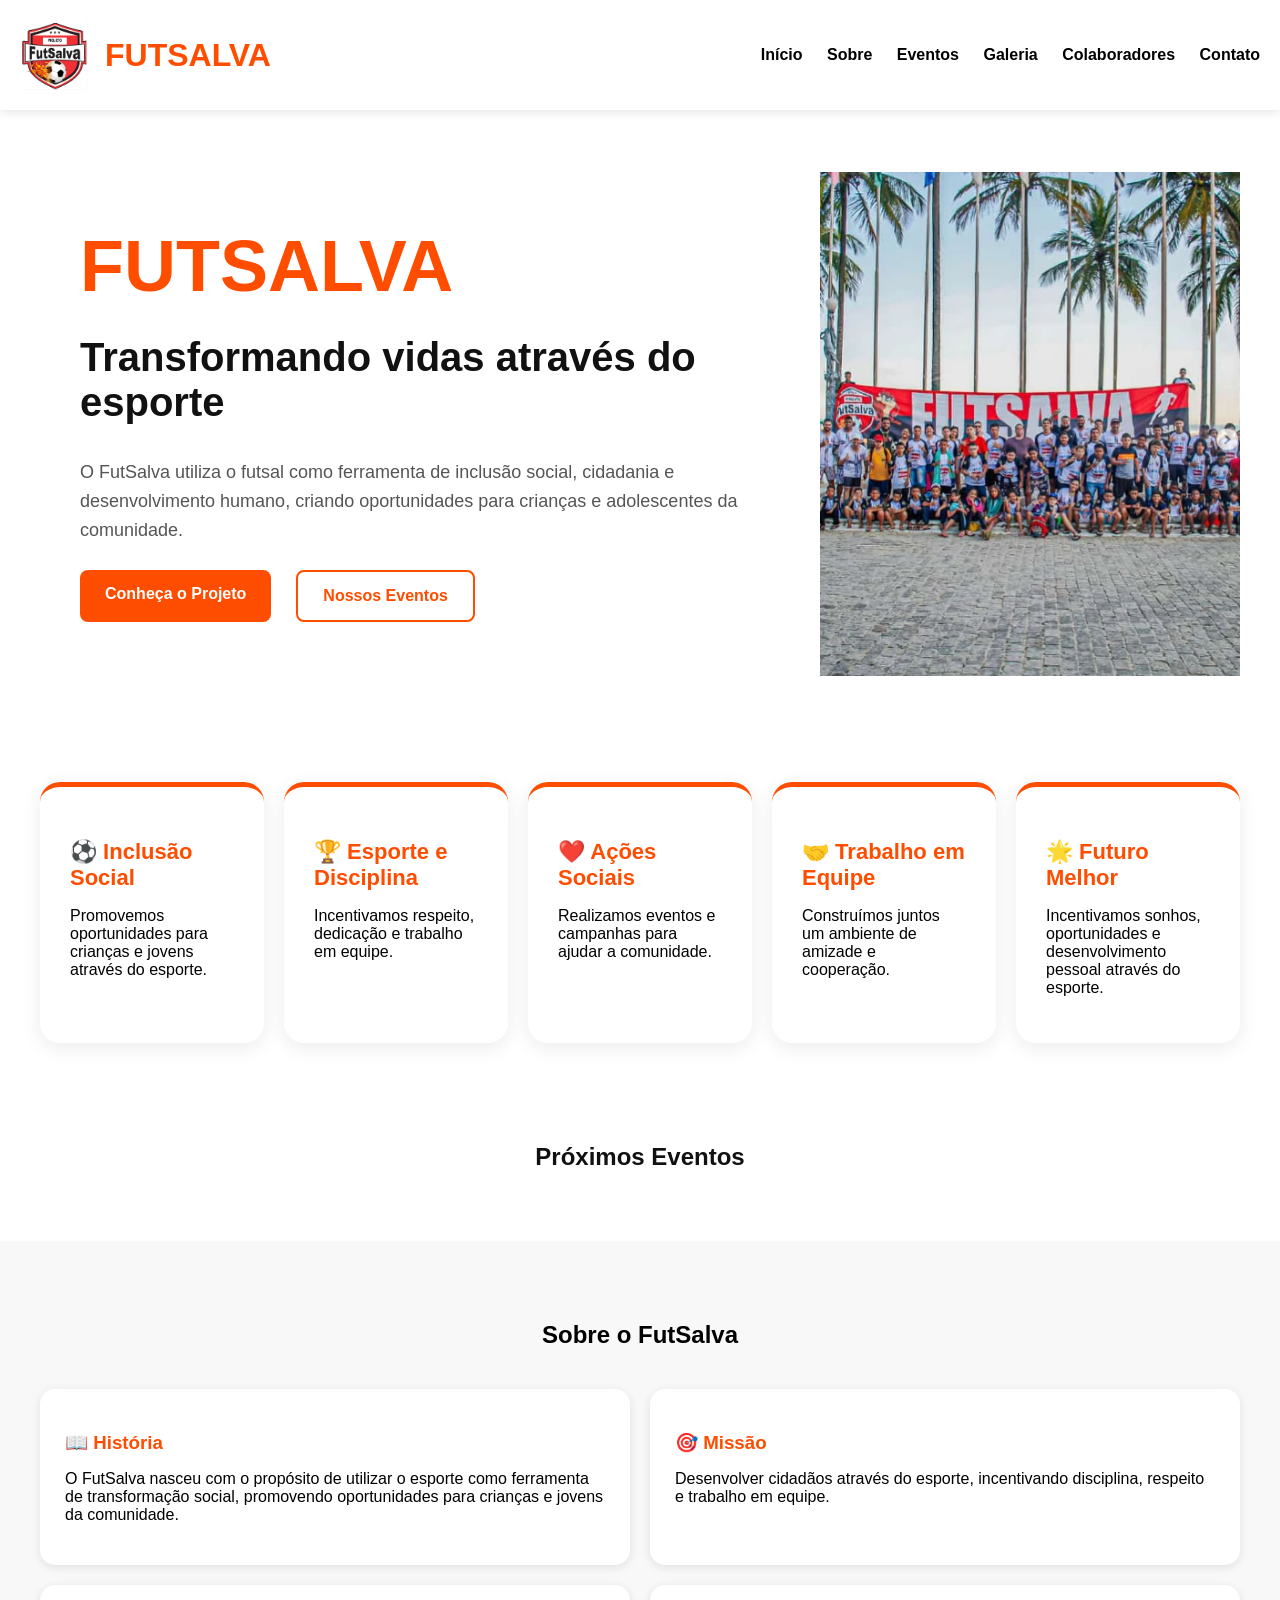
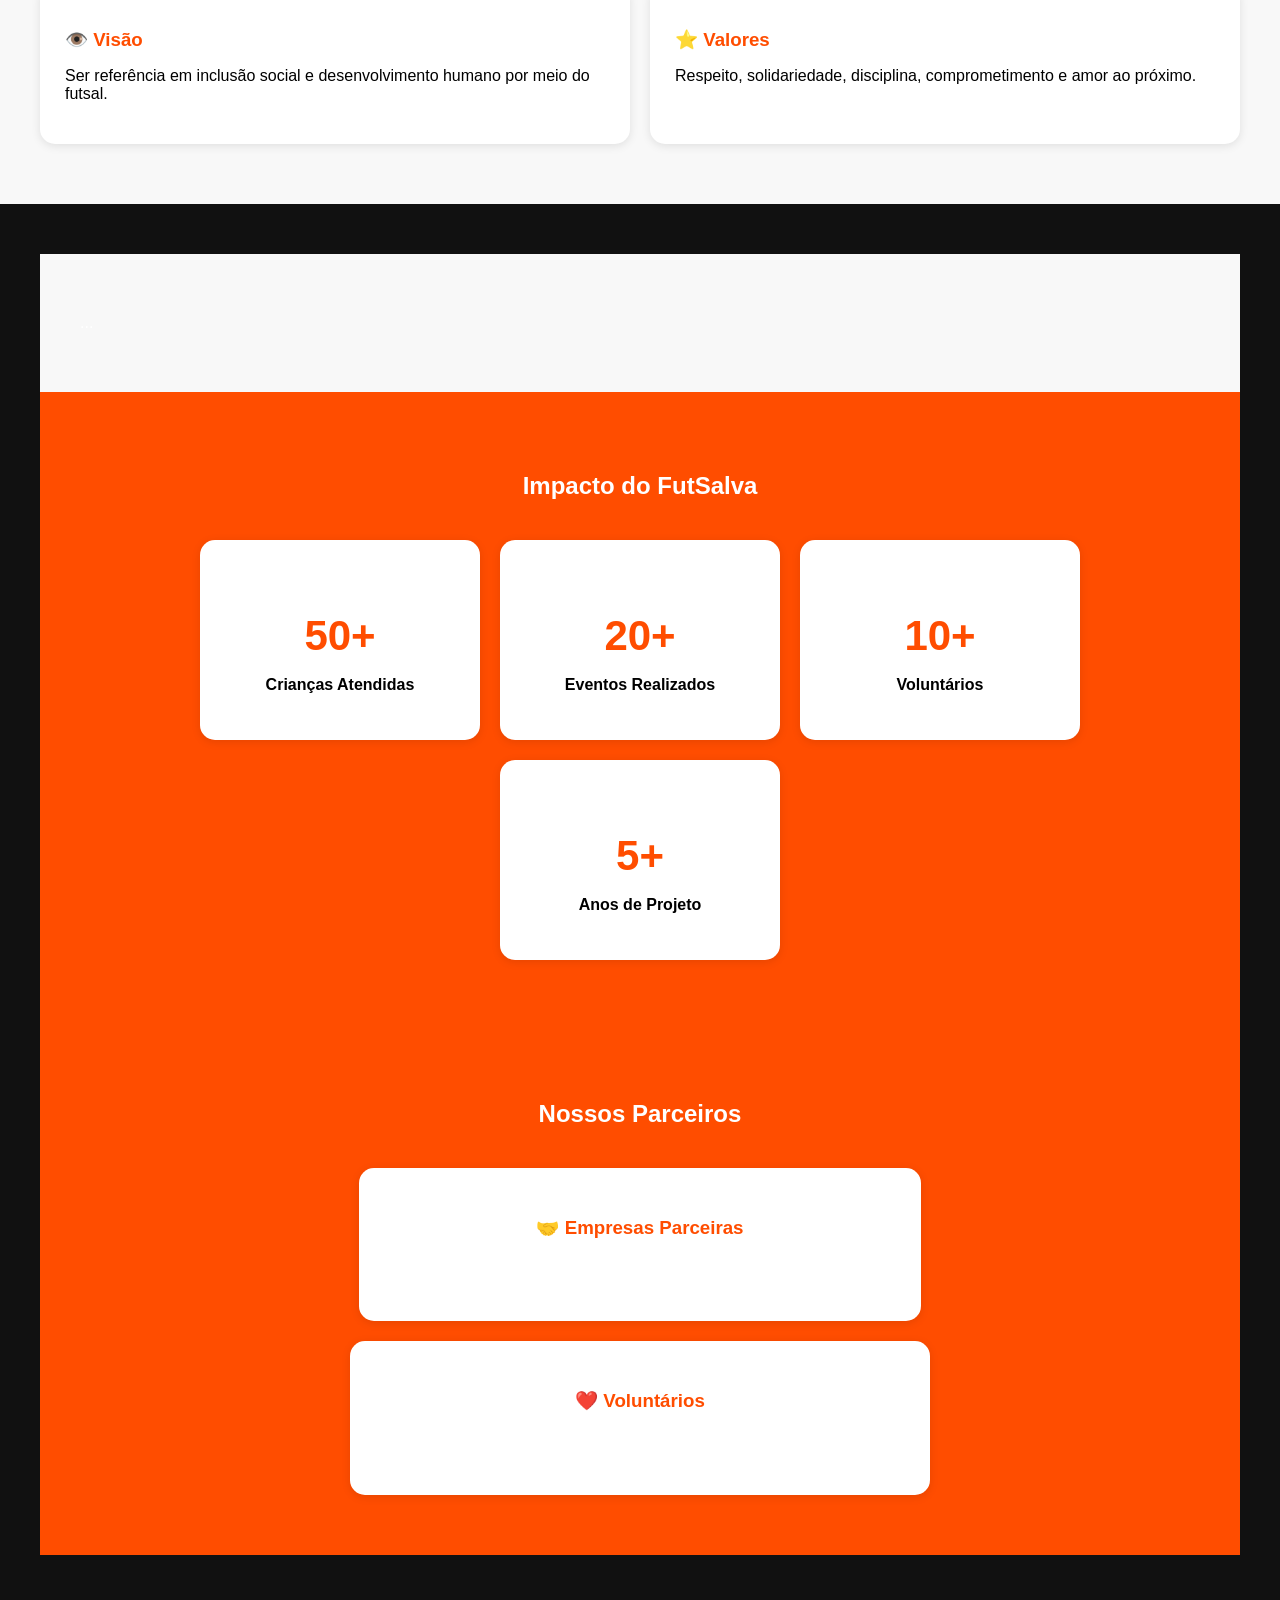
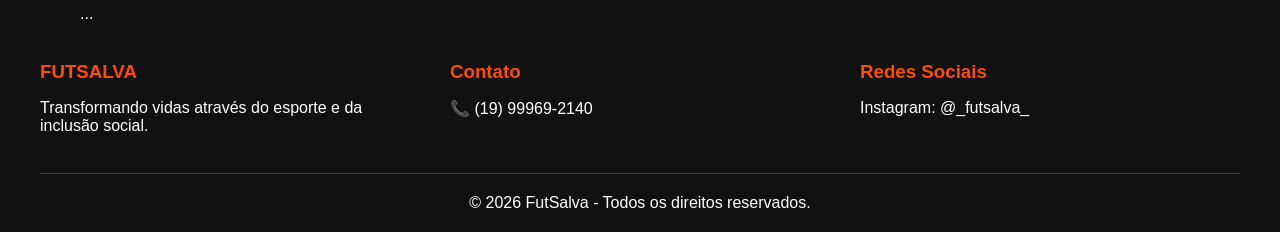
<file: index.html>
<!DOCTYPE html>
<html>
<head>
    <title>FutSalva</title>

    <link rel="stylesheet" href="css/style.css">
</head>

<body>

    <header>

    <div class="logo-area">

        <img src="img/logo.png" alt="Logo FutSalva">

        <h1>FUTSALVA</h1>

    </div>

    <nav>
        <a href="#">Início</a>
        <a href="#sobre">Sobre</a>
        <a href="#eventos">Eventos</a>
        <a href="galeria.html">Galeria</a>
        <a href="colaboradores.html">Colaboradores</a>
        <a href="contato.html">Contato</a>
    </nav>


    </header>
<section class="hero">

   <section class="hero">

    <div class="hero-text">

        <h1 class="hero-title">
            FUT<span>SALVA</span>
        </h1>

        <h2>
            Transformando vidas através do esporte
        </h2>

        <p>
            O FutSalva utiliza o futsal como ferramenta de inclusão social,
            cidadania e desenvolvimento humano, criando oportunidades para
            crianças e adolescentes da comunidade.
        </p>

        <div class="hero-buttons">

            <a href="#sobre" class="btn-principal">
                Conheça o Projeto
            </a>

            <a href="#eventos" class="btn-secundario">
                Nossos Eventos
            </a>

        </div>

    </div>



</section>

    <div class="hero-image">
        <div class="hero-image">
    <img src="img/banner-futsal.jpg.png">
</div>
    </div>

</section>
<section class="cards">

    <div class="card">
        <h3>⚽ Inclusão Social</h3>
        <p>Promovemos oportunidades para crianças e jovens através do esporte.</p>
    </div>

    <div class="card">
        <h3>🏆 Esporte e Disciplina</h3>
        <p>Incentivamos respeito, dedicação e trabalho em equipe.</p>
    </div>

    <div class="card">
        <h3>❤️ Ações Sociais</h3>
        <p>Realizamos eventos e campanhas para ajudar a comunidade.</p>
    </div>

    <div class="card">
        <h3>🤝 Trabalho em Equipe</h3>
        <p>Construímos juntos um ambiente de amizade e cooperação.</p>
    </div>

    <div class="card">
    <h3>🌟 Futuro Melhor</h3>
    <p>
        Incentivamos sonhos, oportunidades e desenvolvimento pessoal através do esporte.
    </p>
</div>
</section>
<section class="eventos" id="eventos">
    <h2>Próximos Eventos</h2>

    <div id="listaEventos" class="eventos-container">

    </div>

</section>
<section class="sobre" id="sobre">

    <h2>Sobre o FutSalva</h2>

    <div class="sobre-container">

        <div class="sobre-item">
            <h3>📖 História</h3>
            <p>
                O FutSalva nasceu com o propósito de utilizar o esporte como ferramenta
                de transformação social, promovendo oportunidades para crianças e jovens
                da comunidade.
            </p>
        </div>

        <div class="sobre-item">
            <h3>🎯 Missão</h3>
            <p>
                Desenvolver cidadãos através do esporte, incentivando disciplina,
                respeito e trabalho em equipe.
            </p>
        </div>

        <div class="sobre-item">
            <h3>👁️ Visão</h3>
            <p>
                Ser referência em inclusão social e desenvolvimento humano por meio
                do futsal.
            </p>
        </div>

        <div class="sobre-item">
            <h3>⭐ Valores</h3>
            <p>
                Respeito, solidariedade, disciplina, comprometimento e amor ao próximo.
            </p>
        </div>

    </div>

</section>
<footer>

    <section class="sobre">

    ...

</section>

<section class="impacto">

    <h2>Impacto do FutSalva</h2>

    <div class="impacto-container">

        <div class="impacto-card">
            <h3>50+</h3>
            <p>Crianças Atendidas</p>
        </div>

        <div class="impacto-card">
            <h3>20+</h3>
            <p>Eventos Realizados</p>
        </div>

        <div class="impacto-card">
            <h3>10+</h3>
            <p>Voluntários</p>
        </div>

        <div class="impacto-card">
            <h3>5+</h3>
            <p>Anos de Projeto</p>
        </div>

    </div>

</section>

<section class="parceiros">

    <h2>Nossos Parceiros</h2>

    <div class="parceiros-container">

        <div class="parceiro">

            <h3>
                <a href="parceiros.html">
                    🤝 Empresas Parceiras
                </a>
            </h3>

            <p>
                Conheça as empresas e organizações que apoiam o Projeto FutSalva.
            </p>

        </div>

        <div class="parceiro">

            <h3>
                <a href="colaboradores.html">
                    ❤️ Voluntários
                </a>
            </h3>

            <p>
                Conheça os colaboradores e voluntários que ajudam a transformar vidas.
            </p>

        </div>

    </div>

</section>


<footer>

    ...

</footer>

    <div class="footer-container">

        <div class="footer-coluna">
            <h3>FUTSALVA</h3>
            <p>
                Transformando vidas através do esporte e da inclusão social.
            </p>
        </div>

        <div class="footer-coluna">
            <h3>Contato</h3>
            <p>📞 (19) 99969-2140</p>
            
        </div>

        <div class="footer-coluna">
            <h3>Redes Sociais</h3>
            <p>Instagram: @_futsalva_ </p>
            
        </div>

    </div>

    <div class="copyright">
        © 2026 FutSalva - Todos os direitos reservados.
    </div>

</footer>

<script src="js/script.js"></script>

</body>
</html>
</file>
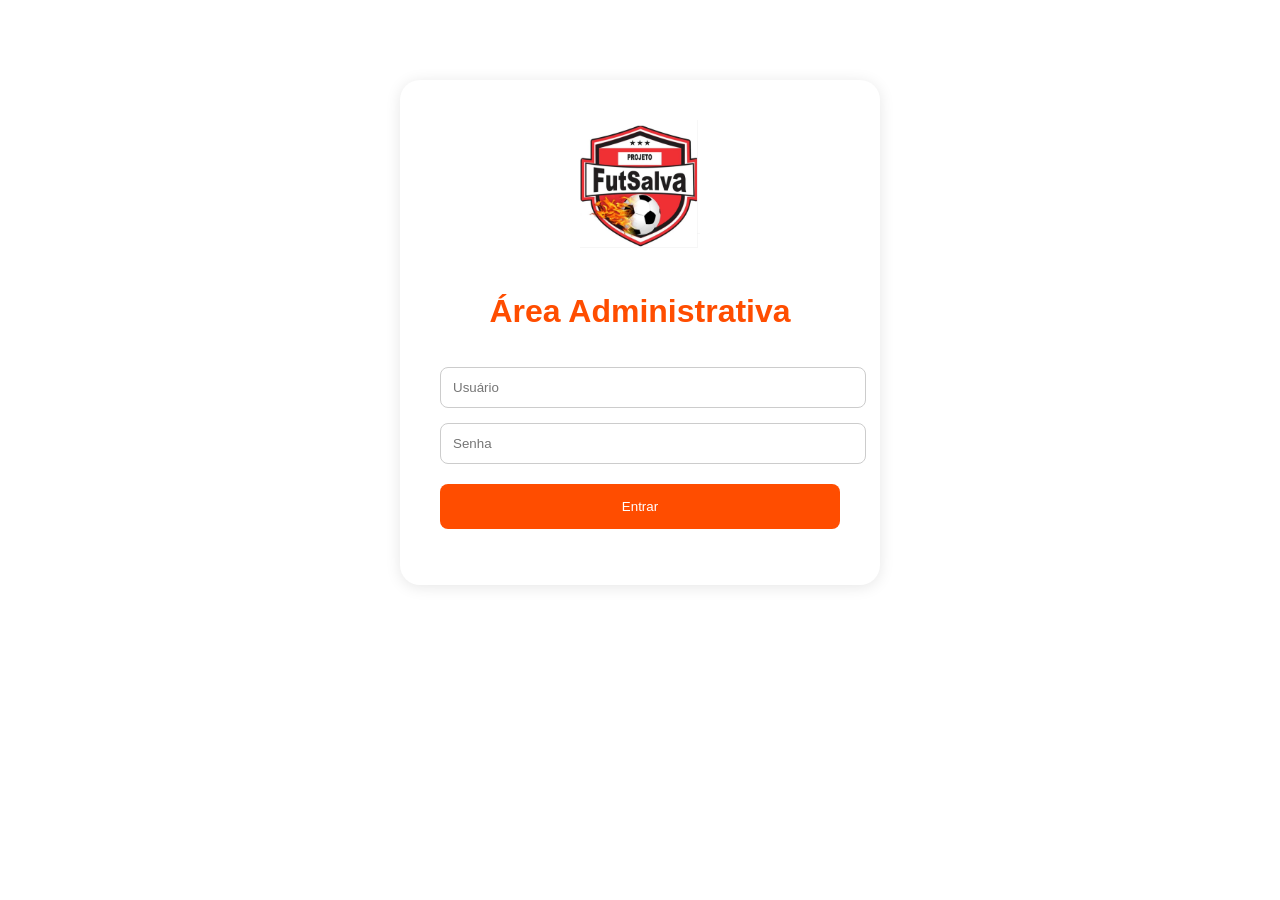
<file: admin.html>
<!DOCTYPE html>
<html lang="pt-BR">

<head>
    <meta charset="UTF-8">
    <meta name="viewport" content="width=device-width, initial-scale=1.0">
    <title>Painel FutSalva</title>

    <link rel="stylesheet" href="css/style.css">
</head>

<body>

    <div class="admin-container">

        <h1>Painel Administrativo</h1>

        <button class="btn-sair" onclick="logout()">
    Sair
</button>

        <div class="dashboard">

    <div class="card-dashboard">

        <h3>Total de Eventos</h3>

        <p id="totalEventos">0</p>

    </div>

    <div class="card-dashboard">

        <h3>Próximo Evento</h3>

        <p id="proximoEvento">Nenhum evento</p>

    </div>

</div>

        <h2>Cadastrar Evento</h2>

        <form id="eventoForm">

            <input type="text" id="titulo" placeholder="Nome do Evento">

            <input type="date" id="data">

            <input type="text" id="local" placeholder="Local">

            <textarea id="descricao" placeholder="Descrição"></textarea>

            <button type="submit">
                Salvar Evento
            </button>

        </form>

        <h2>Eventos Cadastrados</h2>

<table id="tabelaEventos">

    <thead>
        <tr>
            <th>Evento</th>
            <th>Data</th>
            <th>Local</th>
            <th>Ação</th>
        </tr>
    </thead>

    <tbody id="corpoTabela">

    </tbody>

</table>

    </div>

    <script src="js/admin.js"></script>

</body>

<script>

if(localStorage.getItem("logado") !== "true"){

    window.location.href = "login.html";

}

</script>

</html>
</file>
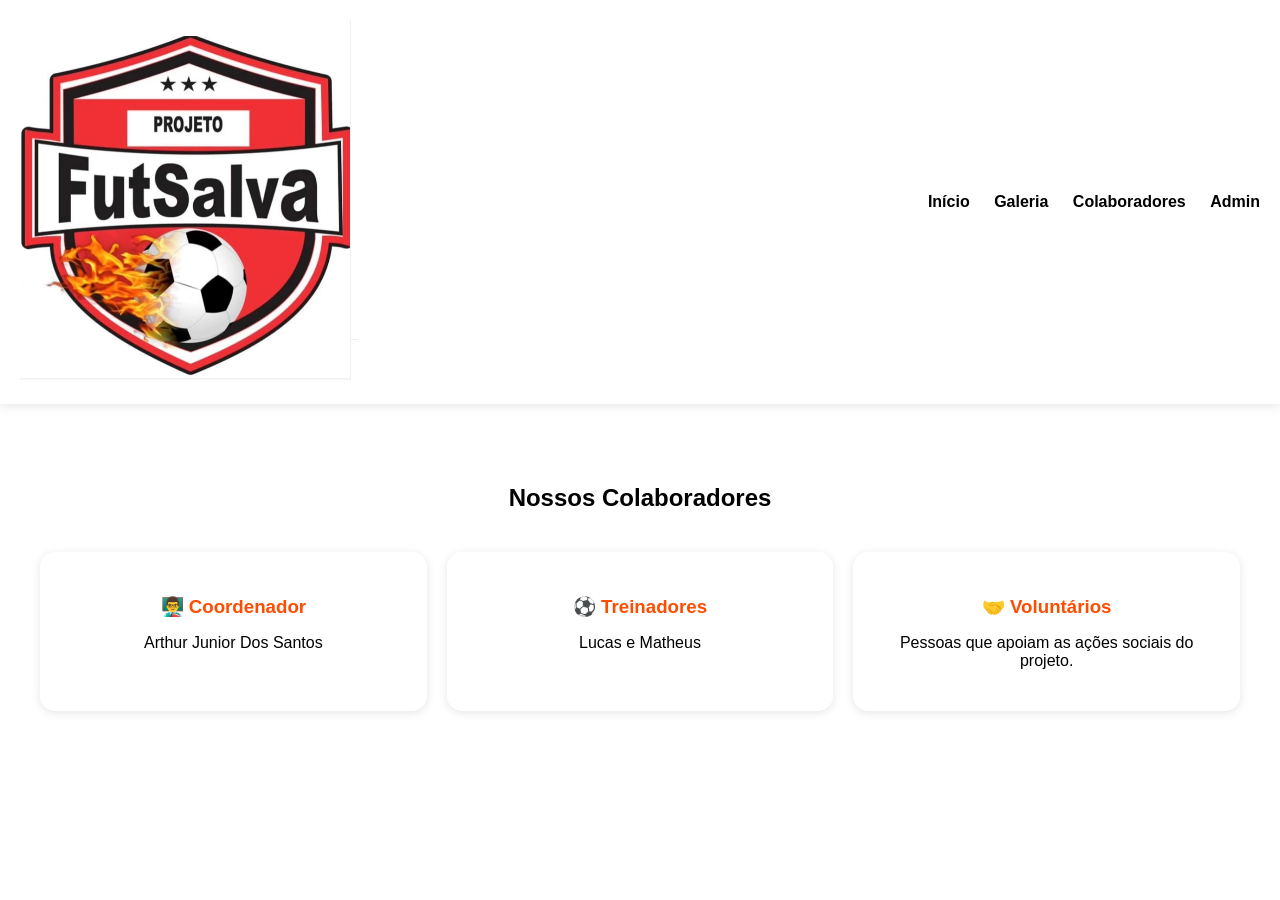
<file: colaboradores.html>
<!DOCTYPE html>
<html lang="pt-BR">

<head>
    <meta charset="UTF-8">
    <meta name="viewport" content="width=device-width, initial-scale=1.0">
    <title>Colaboradores - FutSalva</title>

    <link rel="stylesheet" href="css/style.css">
</head>

<body>

<header>

    <div class="logo">
        <img src="img/logo.png" alt="FutSalva">
    </div>

    <nav>
        <a href="index.html">Início</a>
        <a href="galeria.html">Galeria</a>
        <a href="colaboradores.html">Colaboradores</a>
        <a href="login.html">Admin</a>
    </nav>

</header>

<section class="colaboradores">

    <h2>Nossos Colaboradores</h2>

    <div class="colaboradores-grid">

        <div class="colaborador">
            <h3>👨‍🏫 Coordenador</h3>
            <p>Arthur Junior Dos Santos</p>
        </div>

        <div class="colaborador">
            <h3>⚽ Treinadores</h3>
            <p>Lucas e Matheus
            </p>
        </div>

        <div class="colaborador">
            <h3>🤝 Voluntários</h3>
            <p>Pessoas que apoiam as ações sociais do projeto.</p>
        </div>


    </div>

</section>

</body>

</html>
</file>
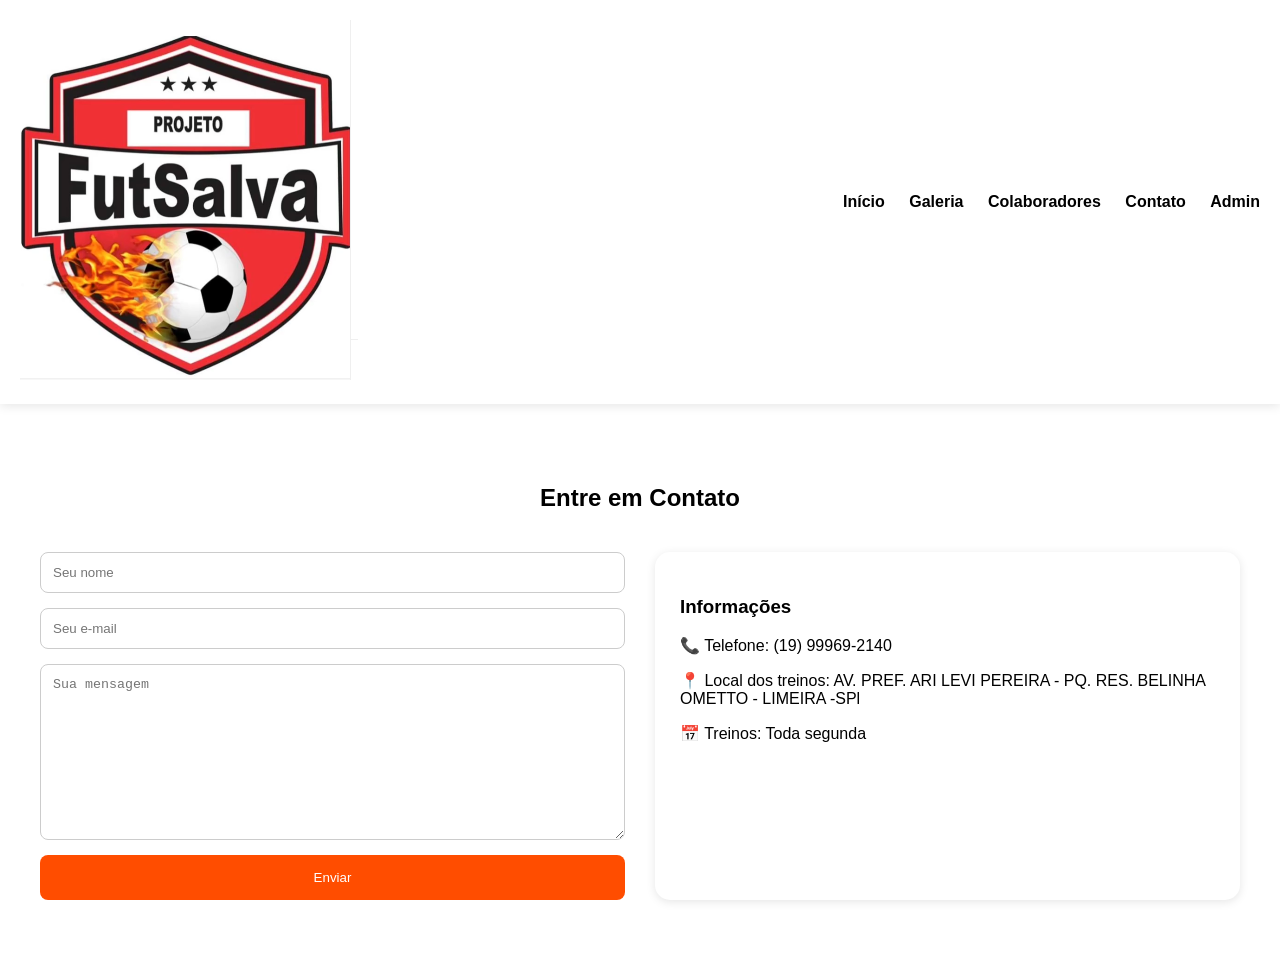
<file: contato.html>
<!DOCTYPE html>
<html lang="pt-BR">

<head>
    <meta charset="UTF-8">
    <meta name="viewport" content="width=device-width, initial-scale=1.0">
    <title>Contato - FutSalva</title>

    <link rel="stylesheet" href="css/style.css">
</head>

<body>

<header>

    <div class="logo">
        <img src="img/logo.png" alt="FutSalva">
    </div>

    <nav>
        <a href="index.html">Início</a>
        <a href="galeria.html">Galeria</a>
        <a href="colaboradores.html">Colaboradores</a>
        <a href="contato.html">Contato</a>
        <a href="login.html">Admin</a>
    </nav>

</header>

<section class="contato">

    <h2>Entre em Contato</h2>

    <div class="contato-container">

        <form>

            <input type="text" placeholder="Seu nome">

            <input type="email" placeholder="Seu e-mail">

            <textarea placeholder="Sua mensagem"></textarea>

            <button type="submit">
                Enviar
            </button>

        </form>

        <div class="info-contato">

            <h3>Informações</h3>

            <p>📞 Telefone: (19) 99969-2140</p>

            <p>📍 Local dos treinos: AV. PREF. ARI LEVI PEREIRA - PQ. RES. BELINHA OMETTO - LIMEIRA -SPl</p>

            <p>📅 Treinos: Toda segunda </p>

        </div>

    </div>

</section>

</body>

</html>
</file>
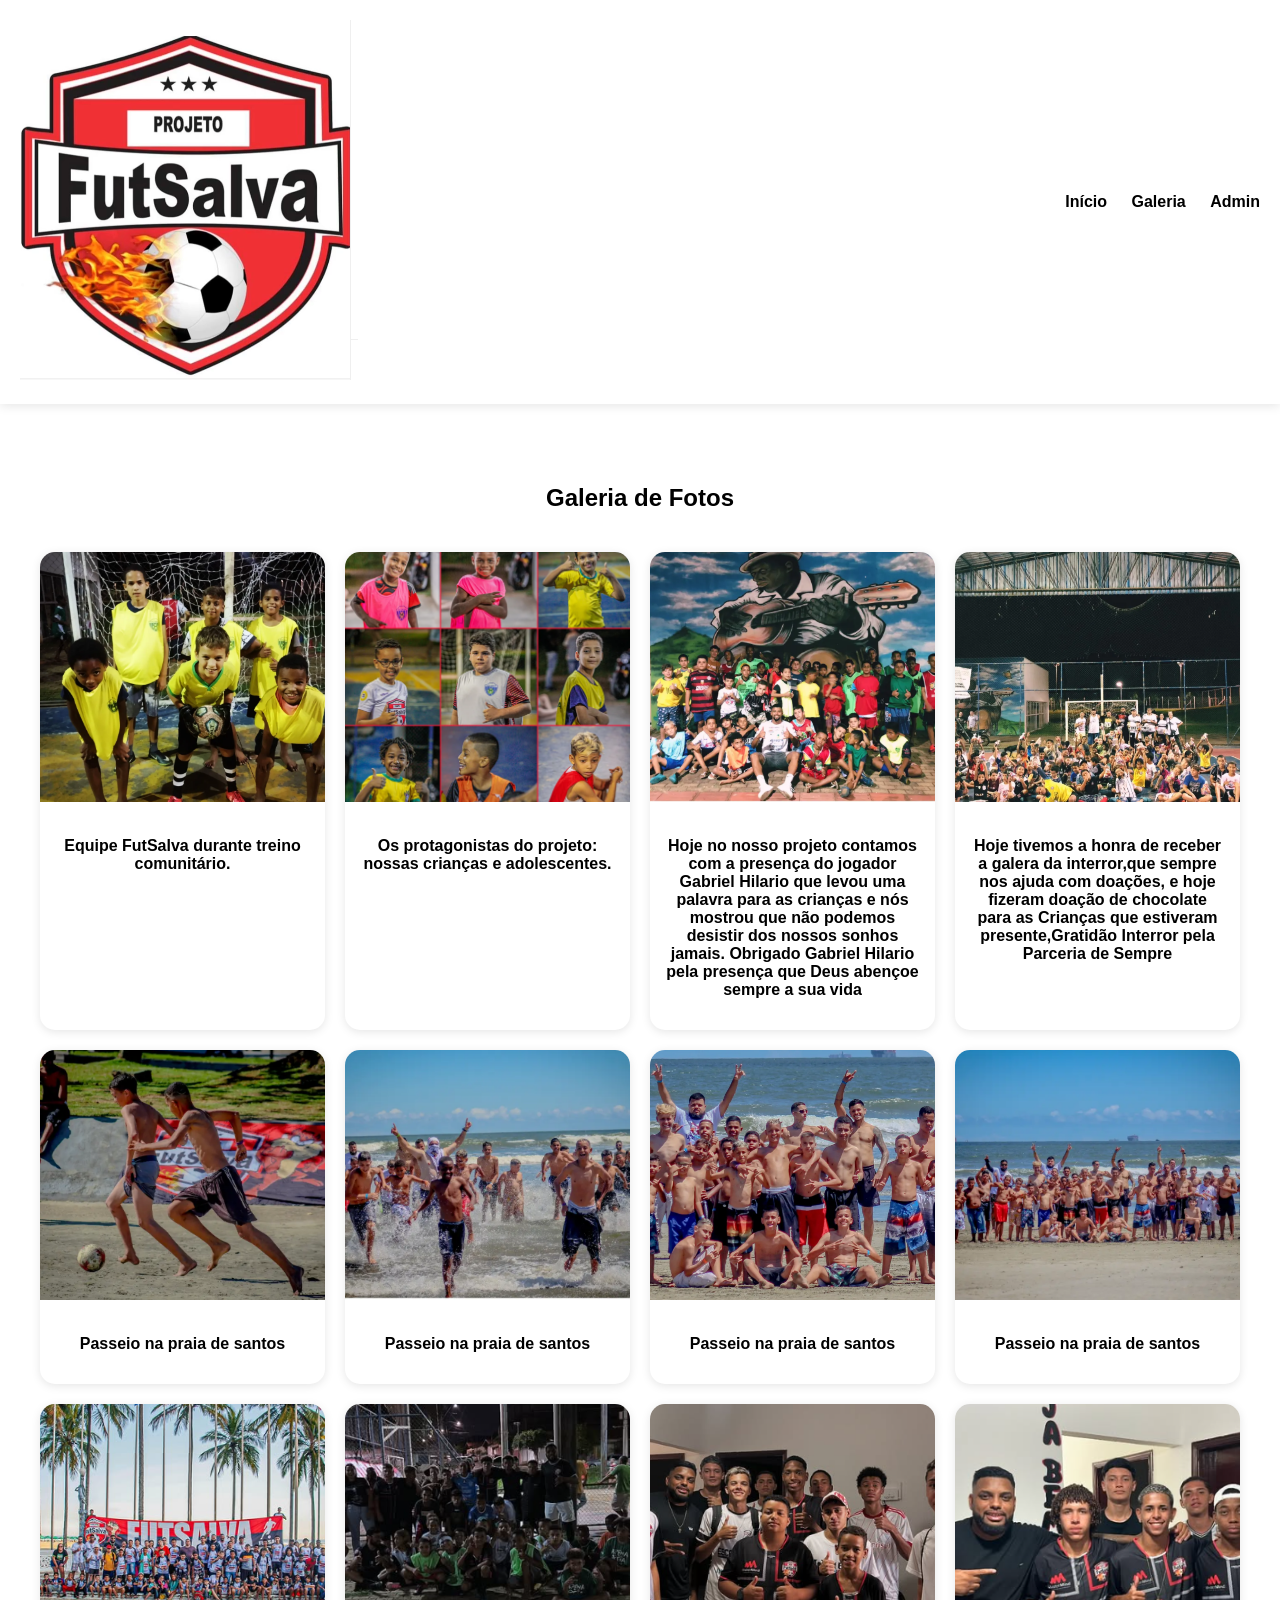
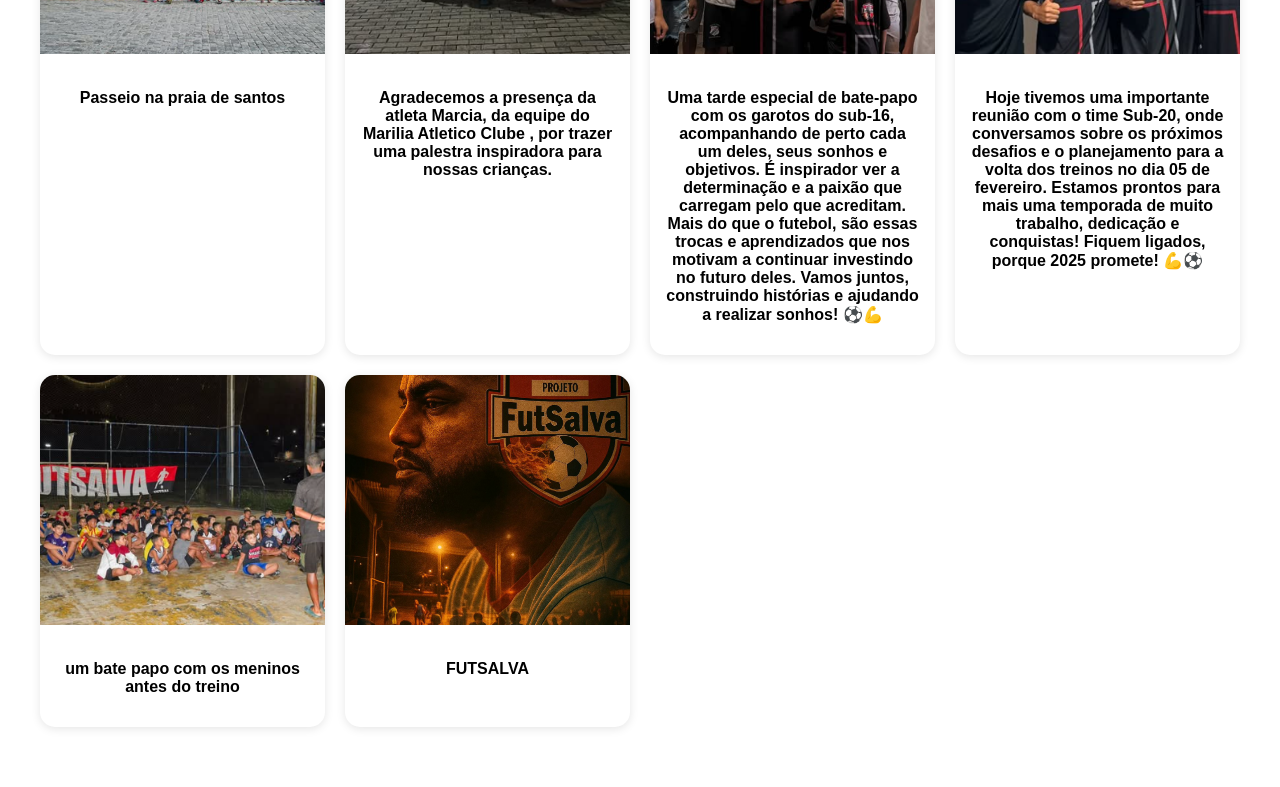
<file: galeria.html>
<!DOCTYPE html>
<html lang="pt-BR">

<head>
    <meta charset="UTF-8">
    <meta name="viewport" content="width=device-width, initial-scale=1.0">
    <title>Galeria - FutSalva</title>

    <link rel="stylesheet" href="css/style.css">
</head>

<body>

<header>

    <div class="logo">
        <img src="img/logo.png" alt="FutSalva">
    </div>

    <nav>
        <a href="index.html">Início</a>
        <a href="galeria.html">Galeria</a>
        <a href="login.html">Admin</a>
    </nav>

</header>

<section class="galeria">

    <h2>Galeria de Fotos</h2>

  <div class="galeria-grid">

    <div class="foto">
        <img src="img/galeria/foto1.png">
        <p>Equipe FutSalva durante treino comunitário.</p>
    </div>

    <div class="foto">
        <img src="img/galeria/foto2.png">
        <p>Os protagonistas do projeto: nossas crianças e adolescentes.</p>
    </div>

    <div class="foto">
        <img src="img/galeria/foto3.png">
        <p>Hoje no nosso projeto contamos com a presença do jogador Gabriel Hilario que levou uma palavra para as crianças e nós mostrou que não podemos desistir dos nossos sonhos jamais.
Obrigado Gabriel Hilario pela presença que Deus abençoe sempre a sua vida</p>
    </div>

    <div class="foto">
        <img src="img/galeria/foto4.png">
        <p>Hoje tivemos a honra de receber a galera da interror,que sempre nos ajuda com doações, e hoje fizeram doação de chocolate para as Crianças que estiveram presente,Gratidão Interror pela Parceria de Sempre</p>
    </div>

    <div class="foto">
        <img src="img/galeria/foto5.png">
        <p>Passeio na praia de santos</p>
    </div>

    <div class="foto">
        <img src="img/galeria/foto6.png">
        <p>Passeio na praia de santos</p>
    </div>

      <div class="foto">
        <img src="img/galeria/foto7.png">
        <p>Passeio na praia de santos</p>
    </div>

      <div class="foto">
        <img src="img/galeria/foto8.png">
        <p>Passeio na praia de santos</p>
    </div>

      <div class="foto">
        <img src="img/galeria/foto9.png">
        <p>Passeio na praia de santos</p>
    </div>

      <div class="foto">
        <img src="img/galeria/foto10.png">
        <p>Agradecemos a presença da atleta Marcia, da equipe do Marilia Atletico Clube , por trazer uma palestra inspiradora para nossas crianças.</p>
    </div>

      <div class="foto">
        <img src="img/galeria/foto11.png">
        <p>Uma tarde especial de bate-papo com os garotos do sub-16, acompanhando de perto cada um deles, seus sonhos e objetivos. É inspirador ver a determinação e a paixão que carregam pelo que acreditam. Mais do que o futebol, são essas trocas e aprendizados que nos motivam a continuar investindo no futuro deles. Vamos juntos, construindo histórias e ajudando a realizar sonhos! ⚽💪
    </div>

      <div class="foto">
        <img src="img/galeria/foto12.png">
        <p>Hoje tivemos uma importante reunião com o time Sub-20, onde conversamos sobre os próximos desafios e o planejamento para a volta dos treinos no dia 05 de fevereiro. Estamos prontos para mais uma temporada de muito trabalho, dedicação e conquistas!

Fiquem ligados, porque 2025 promete! 💪⚽</p>
    </div>

      <div class="foto">
        <img src="img/galeria/foto14.png">
        <p>um bate papo com os meninos antes do treino</p>
    </div>

      <div class="foto">
        <img src="img/galeria/foto15.png">
        <p>FUTSALVA</p>
    </div>

</div>

</section>

</body>
</html>
</file>
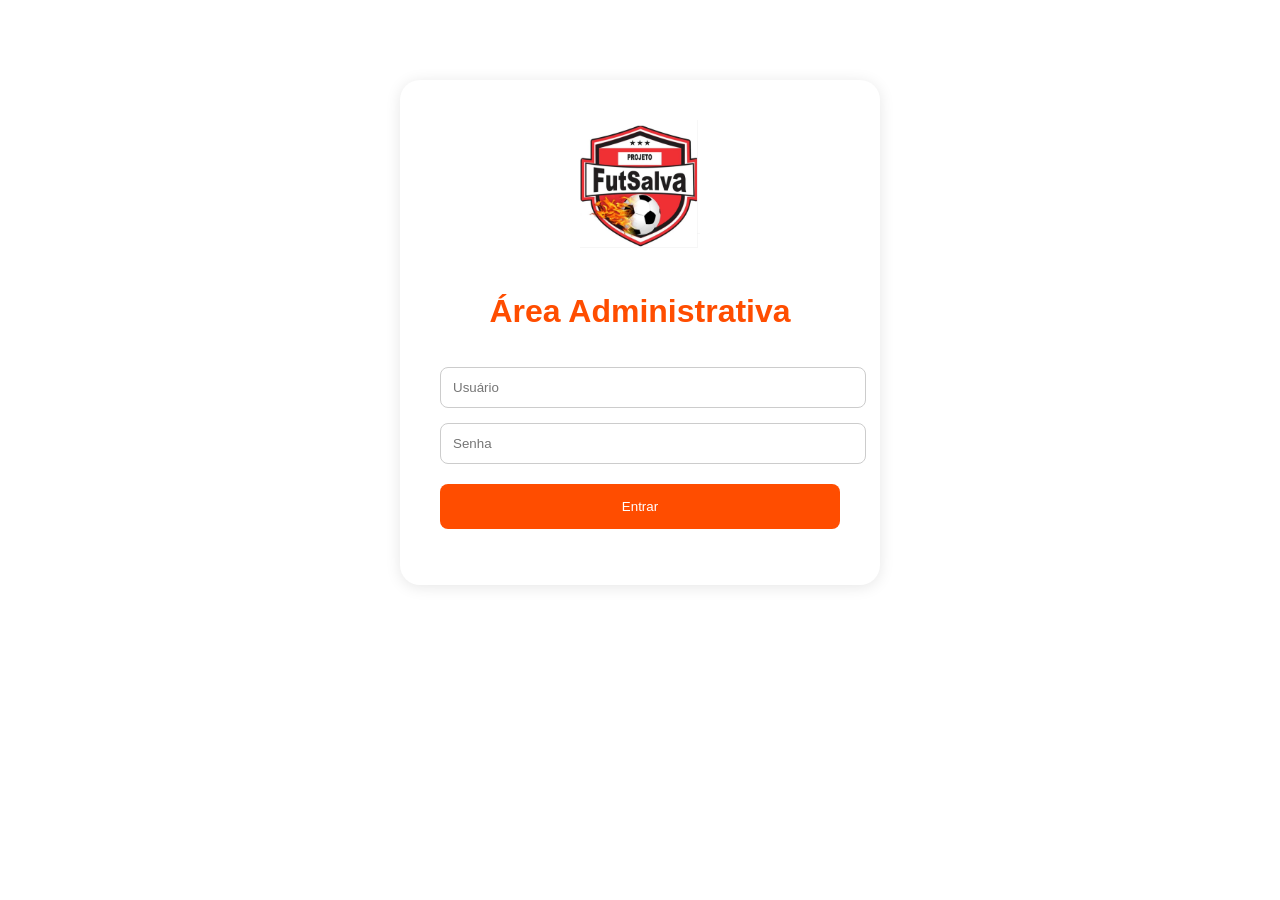
<file: login.html>
<!DOCTYPE html>
<html lang="pt-BR">

<head>
    <meta charset="UTF-8">
    <meta name="viewport" content="width=device-width, initial-scale=1.0">
    <title>Login FutSalva</title>

    <link rel="stylesheet" href="css/style.css">
</head>

<body>

    <div class="login-container">

        <img src="img/logo.png" alt="Logo FutSalva">

        <h1>Área Administrativa</h1>

        <input
            type="text"
            id="usuario"
            placeholder="Usuário">

        <input
            type="password"
            id="senha"
            placeholder="Senha">

        <button onclick="fazerLogin()">
            Entrar
        </button>

        <p id="erro"></p>

    </div>

    <script src="js/login.js"></script>

</body>
</html>
</file>
<file: css/style.css>
body{
    margin:0;
    font-family:Arial, sans-serif;
}

header{
    background:white;

    display:flex;

    justify-content:space-between;

    align-items:center;

    padding:20px;

    box-shadow:0 2px 10px rgba(0,0,0,0.1);
}

h1{
    color:#ff4d00;
}

nav a{
    text-decoration:none;

    color:black;

    margin-left:20px;

    font-weight:bold;
}
.hero{
    display:flex;

    justify-content:space-between;

    align-items:center;

    padding:60px 40px;
}
.hero-text{
    max-width:700px;
}

.hero-text h2{
    font-size:40px;
    color:#111;
}

.hero-text p{
    font-size:18px;
    color:#555;
    line-height:1.6;
}

.hero-text button{
    background:#ff4d00;
    color:white;
    border:none;
    padding:15px 25px;
    border-radius:8px;
    cursor:pointer;
    margin-top:20px;
    font-size:16px;
}
.hero-image img{
    width:350px;
}
.cards{
    display:flex;
    gap:20px;
    padding:40px;
}

.card{
    flex:1;

    background:white;

    padding:30px;

    border-radius:20px;

    box-shadow:0 5px 20px rgba(0,0,0,0.08);

    transition:0.3s;

    border-top:5px solid #ff4d00;

    min-height:180px;
}

.card h3{
    color:#ff4d00;
    margin-bottom:15px;
    font-size:22px;
}
.eventos{
    padding:40px;
}

.eventos h2{
    text-align:center;
    margin-bottom:30px;
    color:#111;
}

.eventos-container{
    display:flex;
    gap:20px;
}

.evento{
    background:white;

    padding:25px;

    border-radius:20px;

    box-shadow:0 5px 20px rgba(0,0,0,0.08);

    border-top:6px solid #ff4d00;

    transition:0.3s;

    min-height:220px;
}
.evento h3{
    color:#ff4d00;
    margin-bottom:20px;
    font-size:24px;
}
.evento p{
    color:#555;
    line-height:1.6;
}
.sobre{
    padding:60px 40px;
    background:#f8f8f8;
}

.sobre h2{
    text-align:center;
    margin-bottom:40px;
}

.sobre-container{
    display:grid;
    grid-template-columns:repeat(2,1fr);
    gap:20px;
}

.sobre-item{
    background:white;
    padding:25px;
    border-radius:15px;
    box-shadow:0 2px 10px rgba(0,0,0,0.1);
}

.sobre-item h3{
    color:#ff4d00;
    margin-bottom:15px;
}

.card:hover{
    transform:translateY(-10px);

    box-shadow:0 15px 30px rgba(0,0,0,0.15);
}
.evento:hover{
    transform:translateY(-10px);

    box-shadow:0 15px 30px rgba(0,0,0,0.15);
}
footer{
    background:#111;

    color:white;

    padding:50px 40px 20px;
}

.footer-container{
    display:flex;

    justify-content:space-between;

    gap:30px;

    margin-bottom:30px;
}

.footer-coluna{
    flex:1;
}

.footer-coluna h3{
    color:#ff4d00;

    margin-bottom:15px;
}

.footer-coluna p{
    margin-bottom:8px;
}

.copyright{
    text-align:center;

    border-top:1px solid rgba(255,255,255,0.2);

    padding-top:20px;
}

.admin-container{
    max-width:800px;

    margin:50px auto;

    background:white;

    padding:30px;

    border-radius:15px;

    box-shadow:0 2px 10px rgba(0,0,0,0.1);
}

.admin-container h1{
    color:#ff4d00;
    margin-bottom:20px;
}

.admin-container form{
    display:flex;
    flex-direction:column;
    gap:15px;
}

.admin-container input,
.admin-container textarea{
    padding:12px;

    border:1px solid #ccc;

    border-radius:8px;
}

.admin-container button{
    background:#ff4d00;

    color:white;

    border:none;

    padding:15px;

    border-radius:8px;

    cursor:pointer;
}

table{
    width:100%;
    border-collapse:collapse;
    margin-top:20px;
}

th{
    background:#ff4d00;
    color:white;
    padding:12px;
}

td{
    padding:12px;
    border-bottom:1px solid #ddd;
}

.btn-excluir{
    background:#dc3545;
    color:white;
    border:none;
    padding:8px 12px;
    border-radius:6px;
    cursor:pointer;
}

.dashboard{
    display:flex;
    gap:20px;
    margin-bottom:30px;
}

.card-dashboard{
    flex:1;

    background:#ff4d00;

    color:white;

    padding:20px;

    border-radius:15px;

    text-align:center;
}

.card-dashboard h3{
    margin-bottom:10px;
}

.card-dashboard p{
    font-size:28px;
    font-weight:bold;
}

.btn-editar{
    background:#0d6efd;
    color:white;
    border:none;
    padding:8px 12px;
    border-radius:6px;
    cursor:pointer;
    margin-right:8px;
}

.login-container{

    width:400px;

    margin:80px auto;

    background:white;

    padding:40px;

    border-radius:20px;

    box-shadow:0 2px 15px rgba(0,0,0,0.1);

    text-align:center;
}

.login-container img{
    width:120px;
    margin-bottom:20px;
}

.login-container input{

    width:100%;

    padding:12px;

    margin-top:15px;

    border:1px solid #ccc;

    border-radius:8px;
}

.login-container button{

    width:100%;

    margin-top:20px;

    background:#ff4d00;

    color:white;

    border:none;

    padding:15px;

    border-radius:8px;

    cursor:pointer;
}

#erro{

    color:red;

    margin-top:15px;
}

.btn-sair{

    background:#dc3545;

    color:white;

    border:none;

    padding:10px 20px;

    border-radius:8px;

    cursor:pointer;

    margin-bottom:20px;
}

.btn-sair:hover{

    opacity:0.9;
}

/* RESPONSIVIDADE */

@media (max-width: 768px){

    header{
        flex-direction:column;
        gap:20px;
    }

    nav{
        flex-wrap:wrap;
        justify-content:center;
    }

    .hero{
        flex-direction:column;
        text-align:center;
    }

    .hero-image img{
        width:250px;
        margin-top:20px;
    }

    .cards{
        flex-direction:column;
    }

    .eventos-container{
        flex-direction:column;
    }

    .sobre-container{
        grid-template-columns:1fr;
    }

    .footer-container{
        flex-direction:column;
    }

    .dashboard{
        flex-direction:column;
    }

    .login-container{
        width:90%;
    }

    .contato-container{
    grid-template-columns:1fr;
}

.impacto-container{
    flex-direction:column;
    align-items:center;
}

.hero-title{
    font-size:48px;
}

.hero-buttons{
    flex-direction:column;
}

}

.galeria{
    padding:60px 40px;
}

.galeria h2{
    text-align:center;
    margin-bottom:40px;
}

.galeria-grid{
    display:grid;
    grid-template-columns:repeat(auto-fit,minmax(250px,1fr));
    gap:20px;
}

.foto{
    background:white;
    border-radius:15px;
    overflow:hidden;
    box-shadow:0 2px 10px rgba(0,0,0,0.1);
    transition:0.3s;
}

.foto:hover{
    transform:translateY(-8px);
}

.foto img{
    width:100%;
    height:250px;
    object-fit:cover;
}

.foto p{
    padding:15px;
    text-align:center;
    font-weight:bold;
}

.colaboradores{
    padding:60px 40px;
}

.colaboradores h2{
    text-align:center;
    margin-bottom:40px;
}

.colaboradores-grid{
    display:grid;
    grid-template-columns:repeat(auto-fit,minmax(250px,1fr));
    gap:20px;
}

.colaborador{
    background:white;
    padding:25px;
    border-radius:15px;
    text-align:center;
    box-shadow:0 2px 10px rgba(0,0,0,0.1);
    transition:0.3s;
}

.colaborador:hover{
    transform:translateY(-8px);
}

.colaborador h3{
    color:#ff4d00;
    margin-bottom:15px;
}

.contato{
    padding:60px 40px;
}

.contato h2{
    text-align:center;
    margin-bottom:40px;
}

.contato-container{
    display:grid;
    grid-template-columns:1fr 1fr;
    gap:30px;
}

.contato form{
    display:flex;
    flex-direction:column;
    gap:15px;
}

.contato input,
.contato textarea{
    padding:12px;
    border:1px solid #ccc;
    border-radius:8px;
}

.contato textarea{
    height:150px;
}

.contato button{
    background:#ff4d00;
    color:white;
    border:none;
    padding:15px;
    border-radius:8px;
    cursor:pointer;
}

.info-contato{
    background:white;
    padding:25px;
    border-radius:15px;
    box-shadow:0 2px 10px rgba(0,0,0,0.1);
}

.impacto{
    background:#ff4d00;
    padding:60px 40px;
    text-align:center;
}

.impacto h2{
    color:white;
    margin-bottom:40px;
}

.impacto-container{
    display:flex;
    justify-content:center;
    gap:20px;
    flex-wrap:wrap;
}

.impacto-card{
    background:white;
    padding:30px;
    border-radius:15px;
    min-width:220px;
    box-shadow:0 2px 10px rgba(0,0,0,0.1);
}

.impacto-card h3{
    font-size:42px;
    color:#ff4d00;
    margin-bottom:10px;
}

.impacto-card p{
    font-weight:bold;
    color:#000;
}

.btn-principal{
    background:#ff4d00;
    color:white;
    padding:15px 25px;
    border-radius:8px;
    text-decoration:none;
    display:inline-block;
    margin-right:10px;
}

.btn-secundario{
    border:2px solid #ff4d00;
    color:#ff4d00;
    padding:15px 25px;
    border-radius:8px;
    text-decoration:none;
    display:inline-block;
}

.hero-title{
    font-size:72px;
    margin:0;
    line-height:1;
}

.hero-title span{
    color:#ff4d00;
}

.hero-buttons{
    display:flex;
    gap:15px;
    margin-top:25px;
}

.btn-principal{
    background:#ff4d00;
    color:white;
    padding:15px 25px;
    border-radius:8px;
    text-decoration:none;
    font-weight:bold;
}

.btn-secundario{
    border:2px solid #ff4d00;
    color:#ff4d00;
    padding:15px 25px;
    border-radius:8px;
    text-decoration:none;
    font-weight:bold;
}

.btn-principal:hover,
.btn-secundario:hover{
    transform:translateY(-2px);
}

.hero-image img{
    width:420px;
    max-width:100%;
}

.logo-area{
    display:flex;
    align-items:center;
    gap:15px;
}

.logo-area img{
    width:70px;
    height:70px;
    object-fit:contain;
}

.logo-area h1{
    margin:0;
    color:#ff4d00;
}

.btn-evento{
    display:inline-block;
    margin-top:15px;

    background:#ff4d00;

    color:white;

    text-decoration:none;

    padding:12px 20px;

    border-radius:8px;

    font-weight:bold;
}

.parceiros{
    padding:60px 40px;
    background:#ff4d00;
    text-align:center;
}

.parceiros h2{
    margin-bottom:40px;
}

.parceiros-container{
    display:flex;
    justify-content:center;
    gap:20px;
    flex-wrap:wrap;
}

.parceiro{
    background:white;
    padding:30px;
    border-radius:15px;
    min-width:220px;
    box-shadow:0 2px 10px rgba(0,0,0,0.1);
    transition:0.3s;
}

.parceiro:hover{
    transform:translateY(-8px);
}

.parceiro h3{
    color:#ff4d00;
}

.colaborador img{
    width:120px;
    height:120px;
    object-fit:cover;
    border-radius:50%;
    margin-bottom:15px;
}

.parceiro a{
    text-decoration:none;
    color:#ff4d00;
}

.parceiro a:hover{
    color:#d63f00;
}

.instagram{
    margin-top:10px;
    font-weight:bold;
    color:#555;
}
</file>
